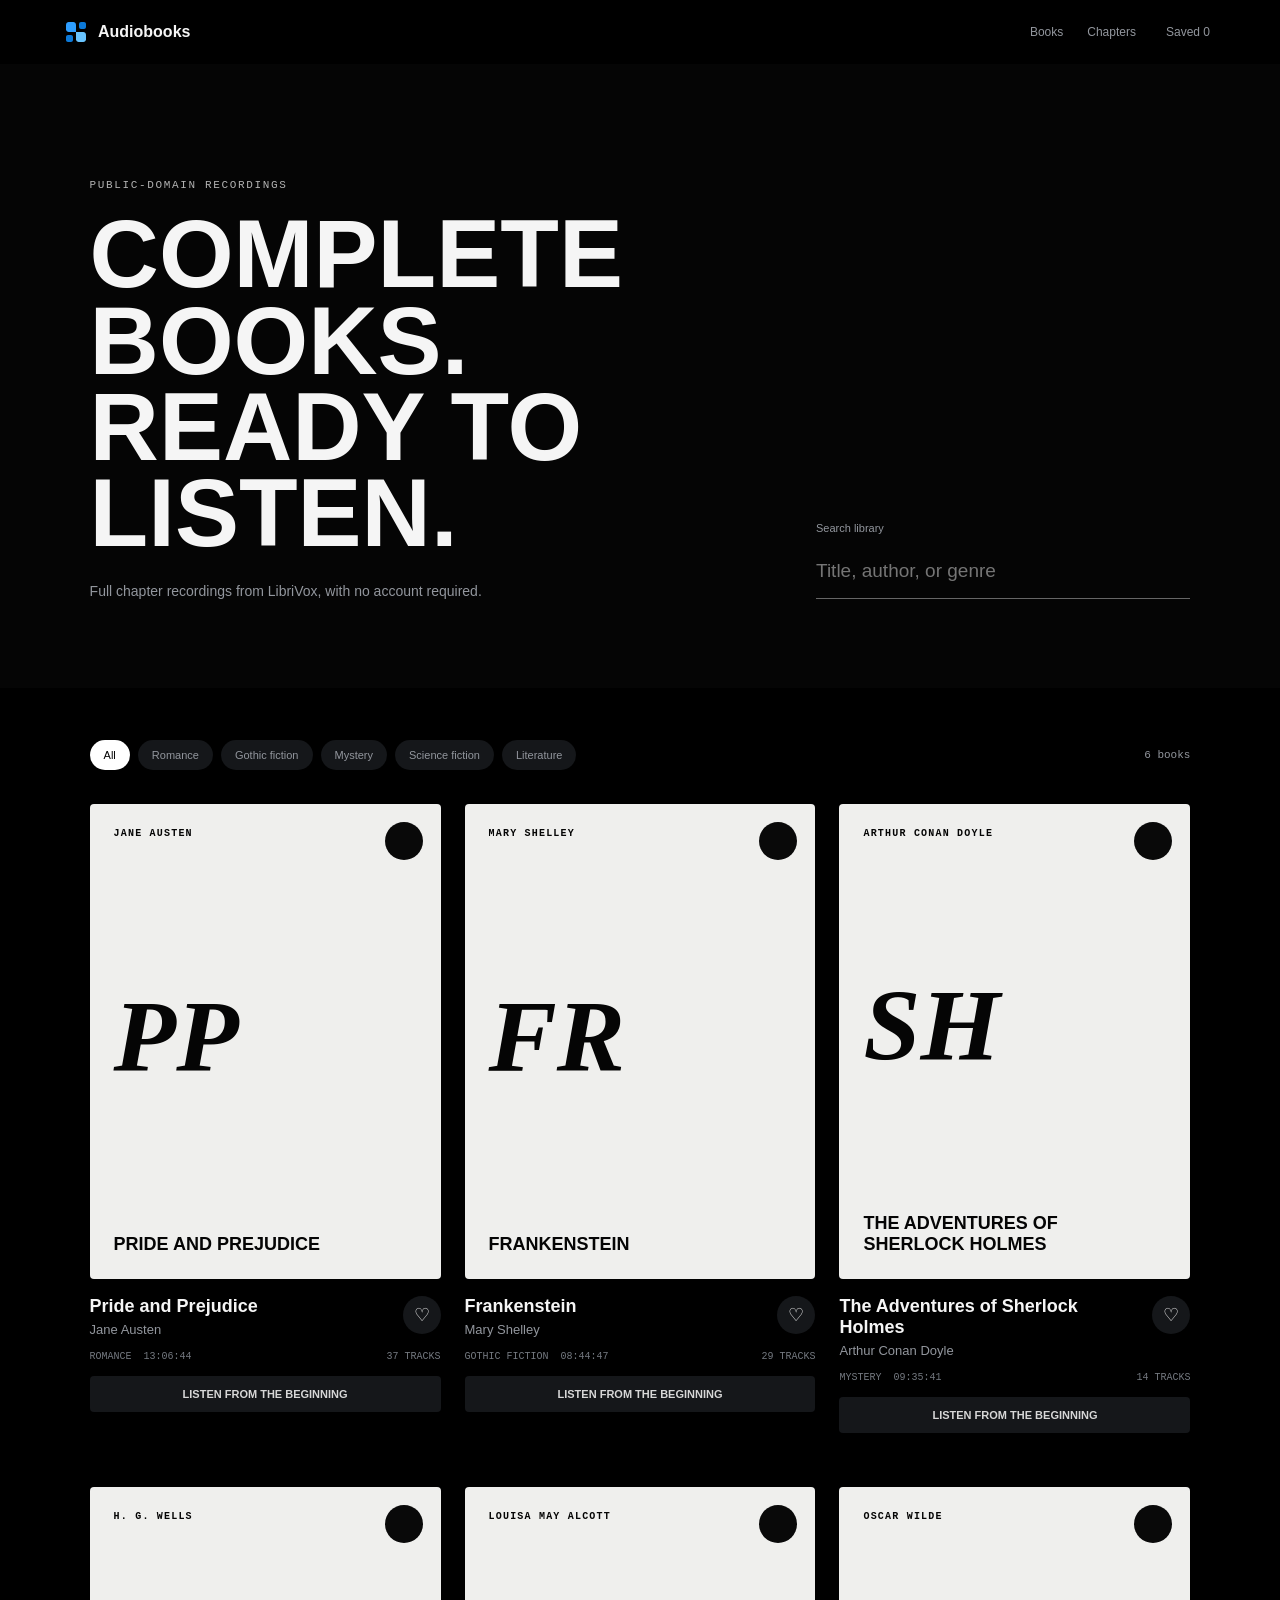
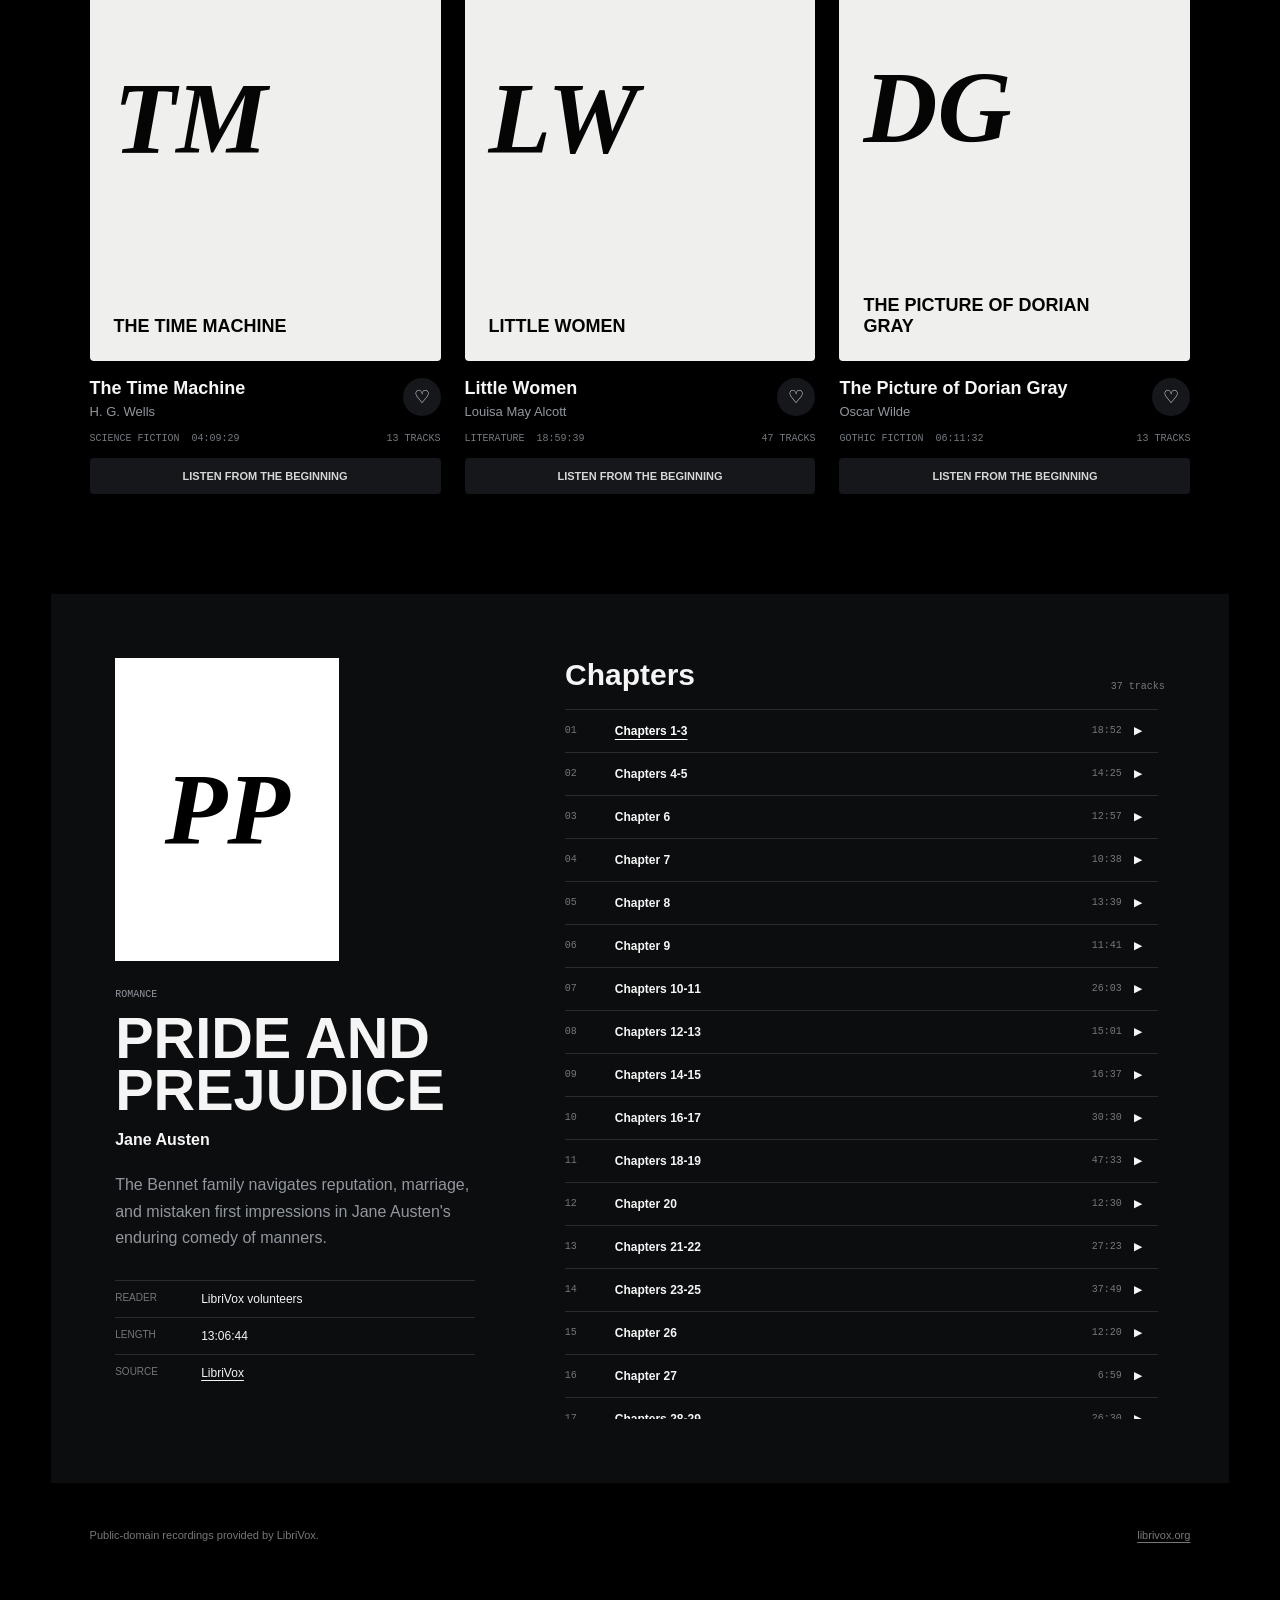
<file: neo-os/audiobooks/index.html>
<!doctype html>
<html lang="en">
  <head>
    <meta charset="utf-8" />
    <meta name="viewport" content="width=device-width, initial-scale=1" />
    <meta name="color-scheme" content="dark" />
    <title>Audiobooks</title>
    <link rel="icon" href="../assets/audiobooks.svg" type="image/svg+xml" />
    <link rel="stylesheet" href="./styles.css?v=20260827-v1" />
  </head>
  <body>
    <main id="top">
      <header class="topbar">
        <a class="brand" href="#top"><img src="../assets/audiobooks.svg" width="24" height="24" alt="" />Audiobooks</a>
        <nav aria-label="Audiobook sections">
          <a href="#books">Books</a>
          <a href="#chapters">Chapters</a>
          <button type="button" data-saved-filter aria-pressed="false">Saved <span data-saved-count>0</span></button>
        </nav>
      </header>

      <section class="intro">
        <div>
          <p>PUBLIC-DOMAIN RECORDINGS</p>
          <h1>Complete books.<br />Ready to listen.</h1>
          <span>Full chapter recordings from LibriVox, with no account required.</span>
        </div>
        <label class="search-field">
          <span>Search library</span>
          <input type="search" data-search autocomplete="off" placeholder="Title, author, or genre" />
        </label>
      </section>

      <section class="books" id="books">
        <div class="controls">
          <div data-genres aria-label="Filter by genre"></div>
          <span data-book-count>Loading complete chapter lists</span>
        </div>
        <div class="notice" data-notice role="status">Loading complete chapter lists...</div>
        <div class="book-grid" data-book-grid></div>
      </section>

      <section class="details" id="chapters" hidden>
        <div class="summary" data-summary></div>
        <div class="chapter-panel">
          <div class="chapter-heading"><h2>Chapters</h2><span data-chapter-count>0 tracks</span></div>
          <div class="chapter-list" data-chapter-list></div>
        </div>
      </section>

      <footer>
        <span>Public-domain recordings provided by LibriVox.</span>
        <a href="https://librivox.org" target="_blank" rel="noreferrer">librivox.org</a>
      </footer>
    </main>

    <aside class="player" data-player hidden>
      <div class="now">
        <span class="now-art" data-now-art>AB</span>
        <div><strong data-now-book>Choose a book</strong><small data-now-track>Choose a chapter</small></div>
      </div>
      <div class="transport">
        <div class="transport-buttons">
          <button type="button" data-previous aria-label="Previous chapter">|&lt;</button>
          <button class="play" type="button" data-play aria-label="Play">&#9654;</button>
          <button type="button" data-next aria-label="Next chapter">&gt;|</button>
        </div>
        <label class="timeline">
          <span data-elapsed>0:00</span>
          <input type="range" data-seek min="0" max="1" value="0" step="0.1" aria-label="Chapter progress" />
          <span data-duration>0:00</span>
        </label>
      </div>
      <div class="options">
        <label>Speed
          <select data-speed aria-label="Playback speed">
            <option value="0.75">0.75x</option><option value="1" selected>1x</option><option value="1.25">1.25x</option><option value="1.5">1.5x</option><option value="2">2x</option>
          </select>
        </label>
        <label>Volume <input type="range" data-volume min="0" max="1" value="1" step="0.05" aria-label="Volume" /></label>
        <button type="button" data-autoplay aria-pressed="true">Autoplay</button>
      </div>
    </aside>
    <audio data-audio preload="metadata"></audio>
    <script src="./app.js?v=20260827-v1"></script>
  </body>
</html>
</file>
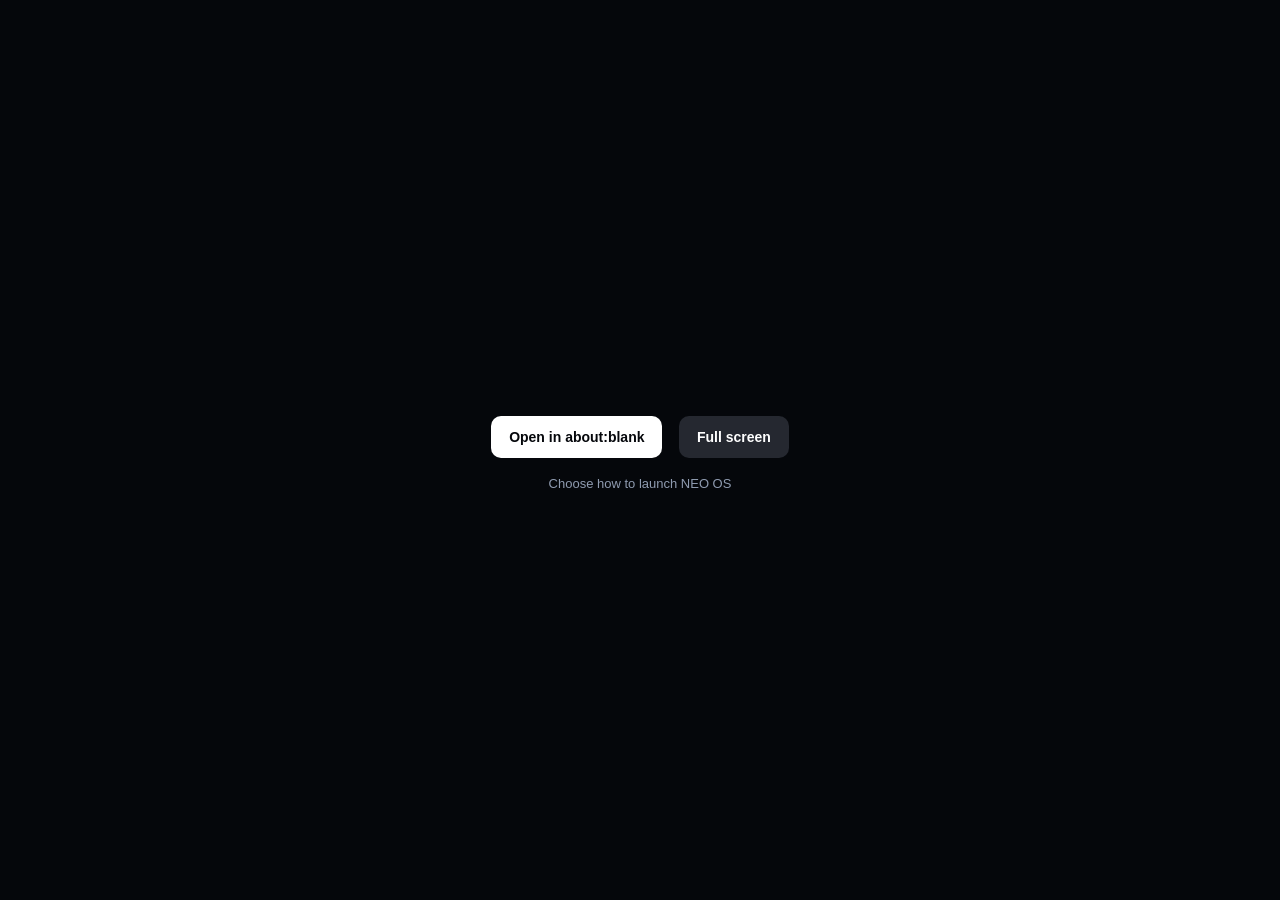
<file: google-script-loader.html>
<!doctype html>
<html lang="en">
<head>
  <meta charset="utf-8">
  <meta name="viewport" content="width=device-width,initial-scale=1,viewport-fit=cover">
  <title>NEO OS</title>
  <style>
    :root{color-scheme:dark}
    *{box-sizing:border-box}
    html,body{width:100%;height:100%;margin:0;overflow:hidden;background:#05070b;color:#fff;font-family:Arial,sans-serif}
    body{display:grid;place-items:center}
    #choose{text-align:center}
    button{margin:6px;padding:13px 18px;border:0;border-radius:10px;background:#fff;color:#05070b;font:700 14px Arial,sans-serif;cursor:pointer}
    button+button{background:#252830;color:#fff}
    button:disabled{opacity:.45;cursor:wait}
    p{margin:12px 0 0;font-size:13px;color:#8f9bb0}
    iframe{position:fixed;inset:0;width:100%;height:100%;border:0;background:#000}
  </style>
</head>
<body>
  <main id="choose">
    <button id="blank" disabled>Open in about:blank</button>
    <button id="full" disabled>Full screen</button>
    <p id="status">Checking NEO OS...</p>
  </main>
  <script>
    (() => {
      "use strict"

      const https = "https:" + "/" + "/"
      const hostedApp = https + "unblockedgames99x-code.github.io/dshsfdghaswerweq/neo-os/?v=neo-chat-v3"
      const hostedOrigin = new URL(hostedApp).origin
      const chatMethods = new Set([
        "neoChatCreateProfile",
        "neoChatLogin",
        "neoChatResume",
        "neoChatState",
        "neoChatSearchUsers",
          "neoChatCreateRoom",
          "neoChatUploadAttachment",
          "neoChatSendMessage",
        "neoChatSignOut"
      ])
      const blankButton = document.getElementById("blank")
      const fullButton = document.getElementById("full")
      const status = document.getElementById("status")

      function installChatBridge(hostWindow, frame) {
        if (!window.google || !window.google.script || !window.google.script.run) return

        const postToChild = message => {
          try { frame.contentWindow.postMessage(message, hostedOrigin) } catch (error) {}
        }
        const postReady = () => postToChild({type:"neo-chat:bridge-ready"})

        hostWindow.addEventListener("message", event => {
          if (event.source !== frame.contentWindow || event.origin !== hostedOrigin) return
          const data = event.data
          if (!data || typeof data !== "object") return
          if (data.type === "neo-chat:bridge-hello") {
            postReady()
            return
          }
          if (data.type !== "neo-chat:request") return

          const id = String(data.id || "")
          const method = String(data.method || "")
          if (!/^neo_chat_rpc_[a-z0-9_-]{8,80}$/i.test(id) || !chatMethods.has(method)) return

          let payload
          try {
            const serialized = JSON.stringify(data.payload || {})
              if (serialized.length > 9000000) throw new Error("Request too large")
            payload = JSON.parse(serialized)
          } catch (error) {
            postToChild({
              type: "neo-chat:response",
              id,
              result: {ok:false,error:{code:"invalid_request",status:400,message:"That NEO Chat request is invalid."}}
            })
            return
          }

          const runner = window.google.script.run
            .withSuccessHandler(result => postToChild({type:"neo-chat:response",id,result}))
            .withFailureHandler(failure => postToChild({
              type: "neo-chat:response",
              id,
              result: {ok:false,error:{
                code:"relay_unavailable",
                status:503,
                message: failure && failure.message ? String(failure.message) : "The NEO relay could not be reached."
              }}
            }))
          try { runner[method](payload) }
          catch (error) {
            postToChild({
              type: "neo-chat:response",
              id,
              result: {ok:false,error:{code:"relay_unavailable",status:503,message:"The NEO relay could not start."}}
            })
          }
        })
        frame.addEventListener("load", postReady)
      }

      function createFrame(targetDocument) {
        const frame = targetDocument.createElement("iframe")
        frame.src = hostedApp
        frame.title = "NEO OS"
        frame.allow = "autoplay; clipboard-read; clipboard-write; fullscreen; gamepad"
        frame.allowFullscreen = true
        frame.referrerPolicy = "strict-origin-when-cross-origin"
        frame.style.cssText = "position:fixed;inset:0;width:100%;height:100%;border:0;background:#000"
        installChatBridge(targetDocument.defaultView, frame)
        return frame
      }

      function enableLaunch() {
        blankButton.disabled = false
        fullButton.disabled = false
        status.textContent = "Choose how to launch NEO OS"
      }

      blankButton.addEventListener("click", () => {
        const popup = window.open("about:blank", "_blank")
        if (!popup) {
          status.textContent = "Allow pop-ups and try again."
          return
        }
        popup.document.title = "NEO OS"
        popup.document.documentElement.style.cssText = "width:100%;height:100%;margin:0;overflow:hidden;background:#000"
        popup.document.body.style.cssText = "width:100%;height:100%;margin:0;overflow:hidden;background:#000"
        popup.document.body.replaceChildren(createFrame(popup.document))
        popup.focus()
      })

      fullButton.addEventListener("click", () => {
        const frame = createFrame(document)
        document.body.replaceChildren(frame)
        const requestFullscreen = frame.requestFullscreen || frame.webkitRequestFullscreen
        if (requestFullscreen) Promise.resolve(requestFullscreen.call(frame, {navigationUI:"hide"})).catch(() => {})
      })

      fetch(hostedApp + "&launcher-check=" + Date.now(), {mode:"no-cors",cache:"no-store"})
        .then(enableLaunch)
        .catch(() => { status.textContent = "NEO OS could not load. Check your connection and refresh." })
    })()
  </script>
</body>
</html>
</file>
<file: neo-os/audiobooks/styles.css>
:root{color-scheme:dark;--bg:#000;--surface:#0c0d0f;--surface-2:#15171a;--text:#f5f5f5;--muted:#92969d;--line:#282b30;--accent:#fff}*{box-sizing:border-box}html{scroll-behavior:smooth;background:var(--bg)}body{margin:0;background:var(--bg);color:var(--text);font-family:Inter,Arial,Helvetica,sans-serif}button,input,select{font:inherit}button,a{color:inherit}button{cursor:pointer}button:focus-visible,a:focus-visible,input:focus-visible,select:focus-visible{outline:2px solid #fff;outline-offset:2px}main{padding-bottom:108px}.topbar{position:sticky;top:0;z-index:20;height:64px;padding:0 clamp(20px,5vw,72px);display:flex;align-items:center;justify-content:space-between;background:rgba(0,0,0,.96);backdrop-filter:blur(14px)}.brand{display:flex;align-items:center;gap:10px;font-size:16px;font-weight:800;text-decoration:none}.brand img{display:block}.topbar nav{display:flex;align-items:center;gap:24px}.topbar nav a,.topbar nav button{border:0;background:transparent;color:var(--muted);font-size:12px;text-decoration:none}.topbar nav a:hover,.topbar nav button:hover,.topbar nav button[aria-pressed="true"]{color:#fff}.intro{padding:clamp(62px,9vw,126px) clamp(20px,7vw,108px) clamp(54px,7vw,96px);display:grid;grid-template-columns:1.25fr .75fr;gap:8vw;align-items:end;background:#050505}.intro p{margin:0 0 20px;color:#b3b3b3;font:11px ui-monospace,Consolas,monospace;letter-spacing:.15em}.intro h1{margin:0;font-size:clamp(52px,7.5vw,112px);line-height:.9;letter-spacing:0;text-transform:uppercase}.intro>div>span{display:block;margin-top:26px;color:var(--muted);font-size:14px}.search-field{display:block}.search-field span{display:block;margin-bottom:10px;color:var(--muted);font-size:11px}.search-field input{width:100%;padding:16px 0;border:0;border-bottom:1px solid #666;background:transparent;color:#fff;font-size:19px}.books{padding:52px clamp(20px,7vw,108px) 100px}.controls{margin-bottom:34px;display:flex;align-items:center;justify-content:space-between;gap:24px}.controls>div{display:flex;flex-wrap:wrap;gap:8px}.controls button{padding:9px 14px;border:0;border-radius:999px;background:var(--surface-2);color:var(--muted);font-size:11px}.controls button[aria-pressed="true"],.controls button:hover{background:#fff;color:#000}.controls>span{flex:0 0 auto;color:var(--muted);font:11px ui-monospace,Consolas,monospace}.notice{margin:0 0 28px;padding:15px 16px;background:var(--surface);color:var(--muted);font-size:12px}.notice.error{color:#fff}.book-grid{display:grid;grid-template-columns:repeat(3,minmax(0,1fr));gap:54px 24px}.book-card{min-width:0}.cover{position:relative;width:100%;aspect-ratio:.74;padding:24px;display:flex;flex-direction:column;overflow:hidden;border:0;border-radius:4px;background:#efefed;color:#050505;text-align:left}.cover small,.cover span,.cover strong{position:relative;z-index:1}.cover small{font:700 10px ui-monospace,Consolas,monospace;letter-spacing:.12em;text-transform:uppercase}.cover strong{margin:auto 0;font:italic 900 clamp(62px,8vw,116px)/.8 Georgia,serif}.cover span{max-width:82%;font-size:18px;font-weight:900;text-transform:uppercase}.cover:after{content:"";position:absolute;right:18px;top:18px;width:38px;height:38px;border-radius:50%;background:#090909}.cover:hover{background:#fff}.card-title{margin-top:17px;display:flex;justify-content:space-between;gap:16px}.card-title h2{margin:0;font-size:18px}.card-title p{margin:5px 0 0;color:var(--muted);font-size:13px}.save{width:38px;height:38px;flex:0 0 auto;border:0;border-radius:50%;background:var(--surface-2);font-size:18px}.meta{margin-top:14px;display:flex;gap:12px;color:#747980;font:10px ui-monospace,Consolas,monospace;text-transform:uppercase}.meta span:last-child{margin-left:auto}.listen{width:100%;margin-top:14px;padding:12px;border:0;border-radius:4px;background:var(--surface-2);color:#d7d7d7;font-size:11px;font-weight:800;text-transform:uppercase}.listen:hover:not(:disabled){background:#fff;color:#000}.listen:disabled{cursor:wait;opacity:.45}.empty{grid-column:1/-1;padding:72px;background:var(--surface);text-align:center}.empty button{padding:10px 16px;border:0;border-radius:4px;background:#fff;color:#000}.details{margin:0 clamp(14px,4vw,64px);padding:clamp(28px,5vw,72px);display:grid;grid-template-columns:minmax(260px,.75fr) 1.25fr;gap:clamp(42px,7vw,110px);background:var(--surface)}.small-cover{width:min(224px,100%);aspect-ratio:.74;display:grid;place-items:center;background:#fff;color:#000;font:italic 900 clamp(62px,8vw,104px) Georgia,serif}.summary .genre{margin:28px 0 12px;color:var(--muted);font:10px ui-monospace,Consolas,monospace;text-transform:uppercase}.summary h2{margin:0;font-size:clamp(38px,4.5vw,66px);line-height:.92;text-transform:uppercase}.summary h3{margin:14px 0 0;font-size:16px}.summary .description{margin:23px 0;color:var(--muted);line-height:1.65}.summary dl{margin:28px 0 0}.summary dl div{padding:11px 0;display:grid;grid-template-columns:86px 1fr;border-top:1px solid var(--line)}.summary dt{color:#777;font-size:10px;text-transform:uppercase}.summary dd{margin:0;font-size:12px}.summary a{text-underline-offset:3px}.chapter-panel{min-width:0}.chapter-heading{position:sticky;top:64px;z-index:2;padding:0 0 17px;display:flex;justify-content:space-between;align-items:end;background:var(--surface)}.chapter-heading h2{margin:0;font-size:30px}.chapter-heading span{color:#777;font:10px ui-monospace,Consolas,monospace}.chapter-list{max-height:710px;overflow:auto;padding-right:7px}.chapter-row{width:100%;padding:14px 0;display:grid;grid-template-columns:38px 1fr auto 24px;gap:12px;align-items:center;border:0;border-top:1px solid var(--line);background:transparent;text-align:left}.chapter-row span,.chapter-row small{color:#777;font:10px ui-monospace,Consolas,monospace}.chapter-row strong{font-size:12px}.chapter-row b{font-size:10px}.chapter-row:hover strong,.chapter-row.current strong{color:#fff;text-decoration:underline;text-underline-offset:4px}footer{padding:46px clamp(20px,7vw,108px);display:flex;justify-content:space-between;gap:20px;color:#777;font-size:11px}footer a{text-underline-offset:3px}.player{position:fixed;z-index:50;left:0;right:0;bottom:0;min-height:96px;padding:12px clamp(15px,3vw,42px);display:grid;grid-template-columns:minmax(220px,1fr) 1.45fr minmax(230px,1fr);gap:28px;align-items:center;background:rgba(4,4,4,.98);backdrop-filter:blur(20px)}.now{min-width:0;display:flex;align-items:center;gap:12px}.now-art{width:48px;height:62px;flex:0 0 auto;display:grid;place-items:center;background:#fff;color:#000;font:italic 900 18px Georgia,serif}.now>div{min-width:0}.now strong,.now small{display:block;overflow:hidden;text-overflow:ellipsis;white-space:nowrap}.now strong{font-size:12px}.now small{margin-top:5px;color:#777;font-size:10px}.transport-buttons{display:flex;align-items:center;justify-content:center;gap:16px}.transport button{border:0;background:transparent;color:#aaa;font-size:12px}.transport button:disabled{opacity:.28}.transport .play{width:40px;height:40px;border-radius:50%;background:#fff;color:#000}.timeline{margin-top:6px;display:grid;grid-template-columns:42px 1fr 42px;gap:8px;align-items:center;color:#777;font:9px ui-monospace,Consolas,monospace}.timeline span:last-child{text-align:right}input[type="range"]{height:3px;accent-color:#fff}.options{display:flex;align-items:center;justify-content:flex-end;gap:14px}.options label{display:flex;align-items:center;gap:7px;color:#777;font-size:9px;text-transform:uppercase}.options select{padding:6px;border:0;border-radius:4px;background:var(--surface-2);color:#fff}.options label input{width:74px}.options button{padding:7px;border:0;border-radius:4px;background:var(--surface-2);color:#777;font-size:9px;text-transform:uppercase}.options button[aria-pressed="true"]{color:#fff}.player[hidden],.details[hidden],.notice[hidden]{display:none!important}@media(max-width:950px){.intro{grid-template-columns:1fr}.book-grid{grid-template-columns:repeat(2,1fr)}.player{grid-template-columns:1fr 1.4fr}.options{display:none}}@media(max-width:650px){main{padding-bottom:120px}.topbar{padding:0 16px}.topbar nav{gap:12px}.topbar nav a{display:none}.intro{padding-left:20px;padding-right:20px}.intro h1{font-size:50px}.books{padding-left:20px;padding-right:20px}.controls{display:block}.controls>span{display:block;margin-top:16px}.book-grid{grid-template-columns:1fr}.details{grid-template-columns:1fr;padding:24px}.small-cover{width:180px}.player{grid-template-columns:1fr auto;gap:8px;padding:9px 12px 18px}.now-art{width:38px;height:49px}.now strong{max-width:150px}.transport{display:flex;flex-direction:column}.timeline{position:absolute;left:12px;right:12px;bottom:4px}.transport-buttons{gap:9px}.transport .play{width:37px;height:37px}footer{display:block}footer a{display:block;margin-top:12px}}@media(prefers-reduced-motion:reduce){html{scroll-behavior:auto}}
</file>
